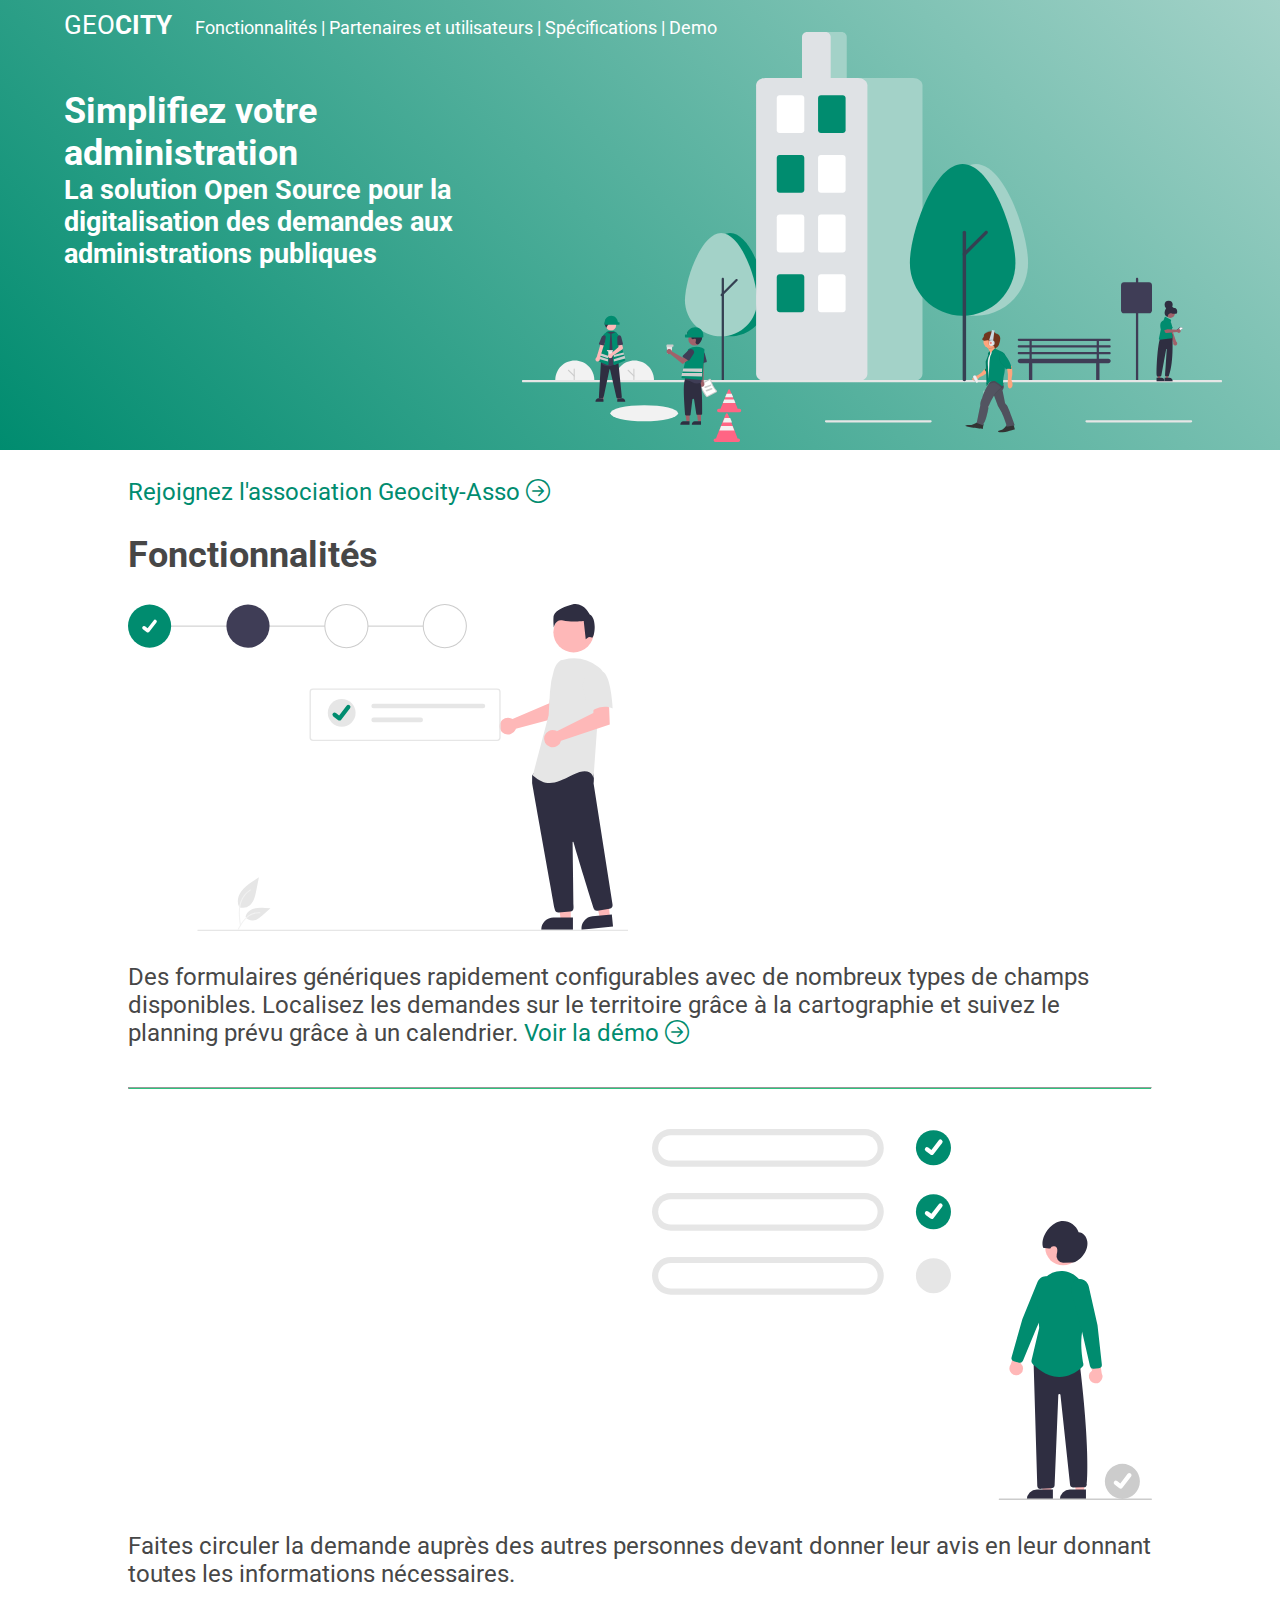
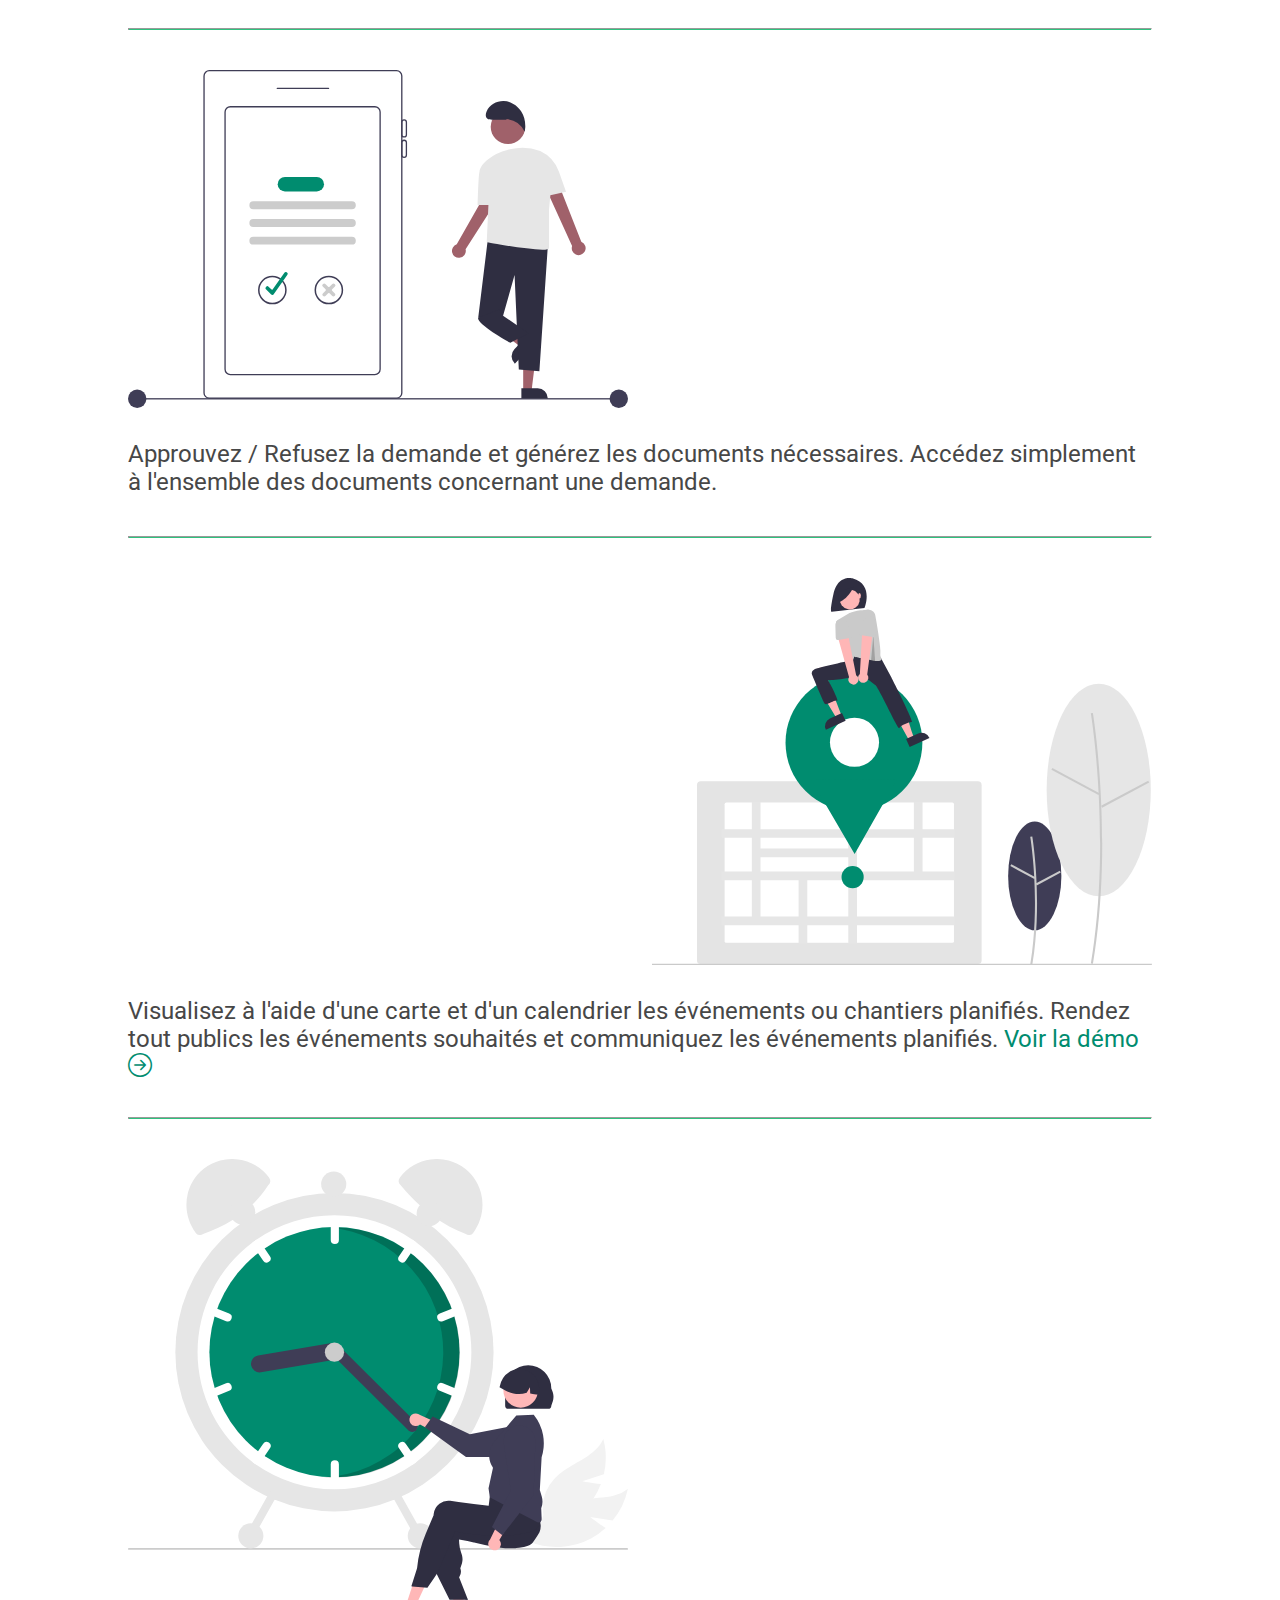
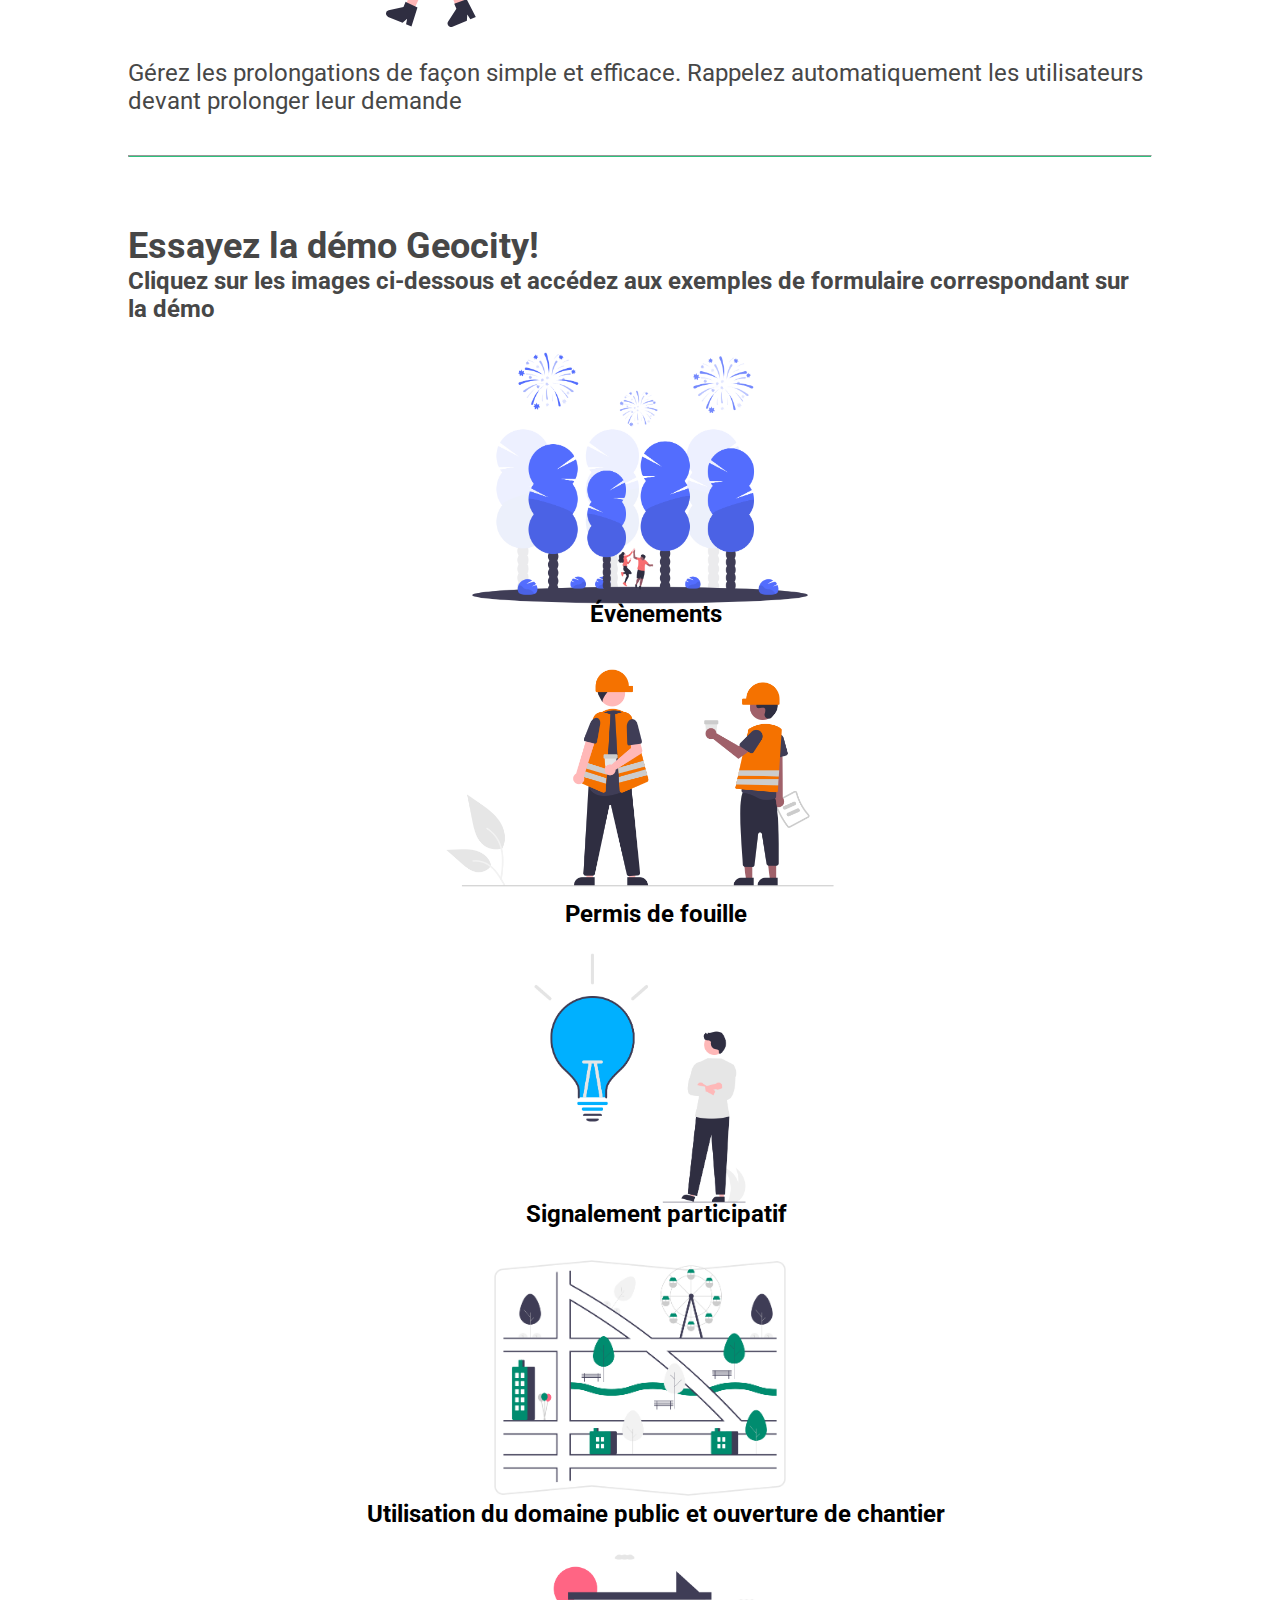
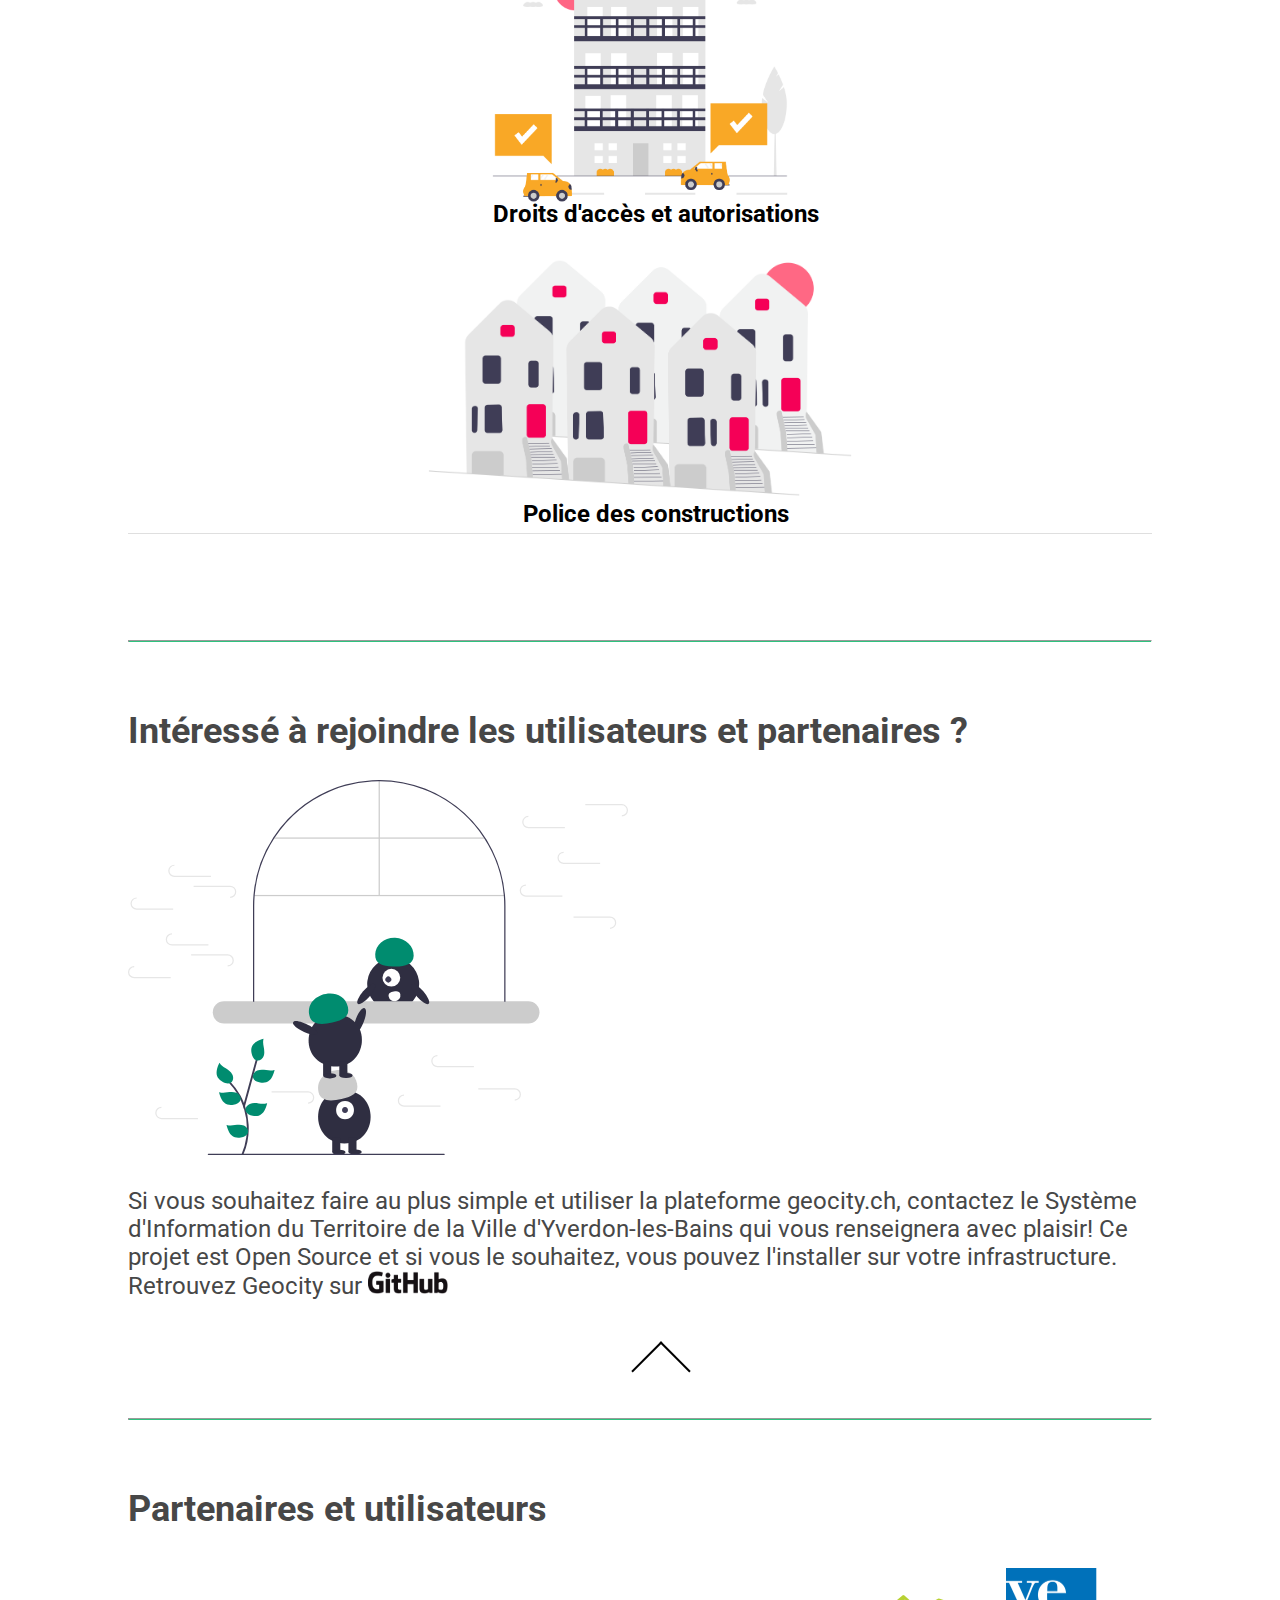
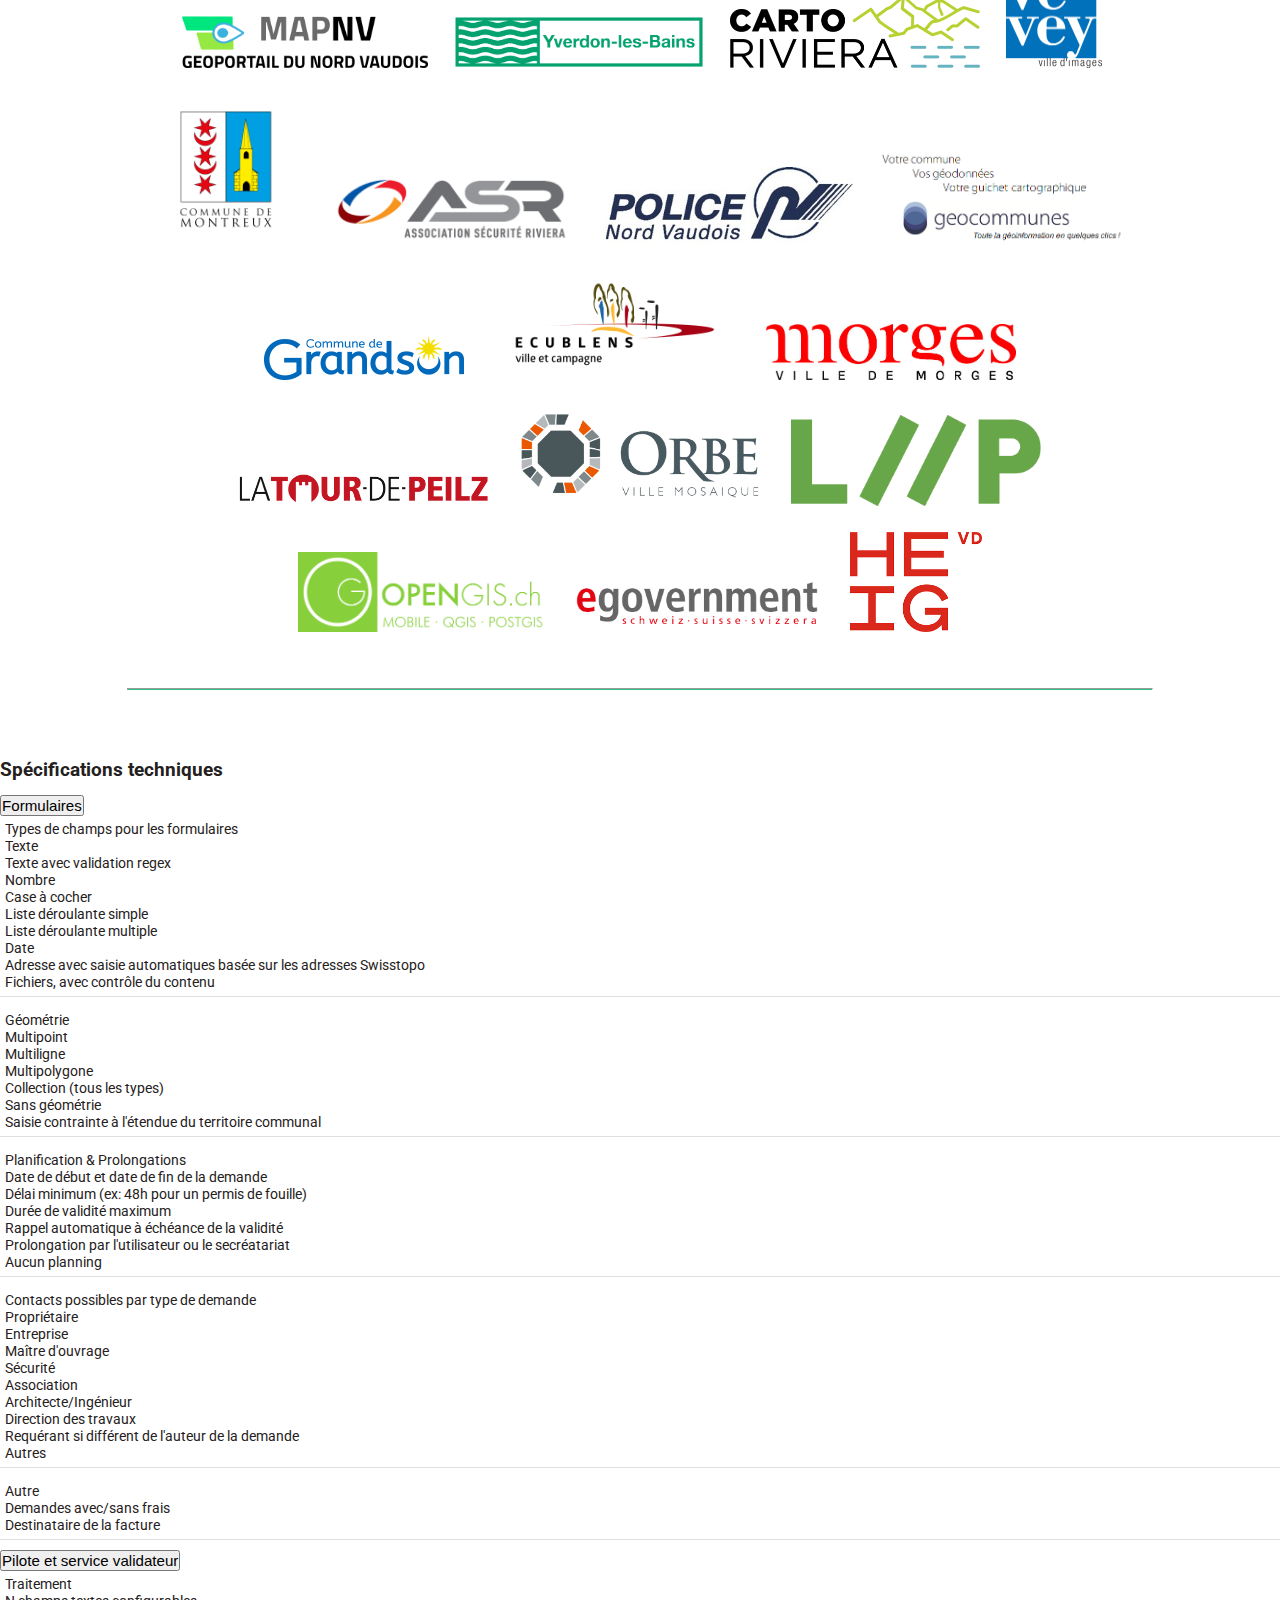
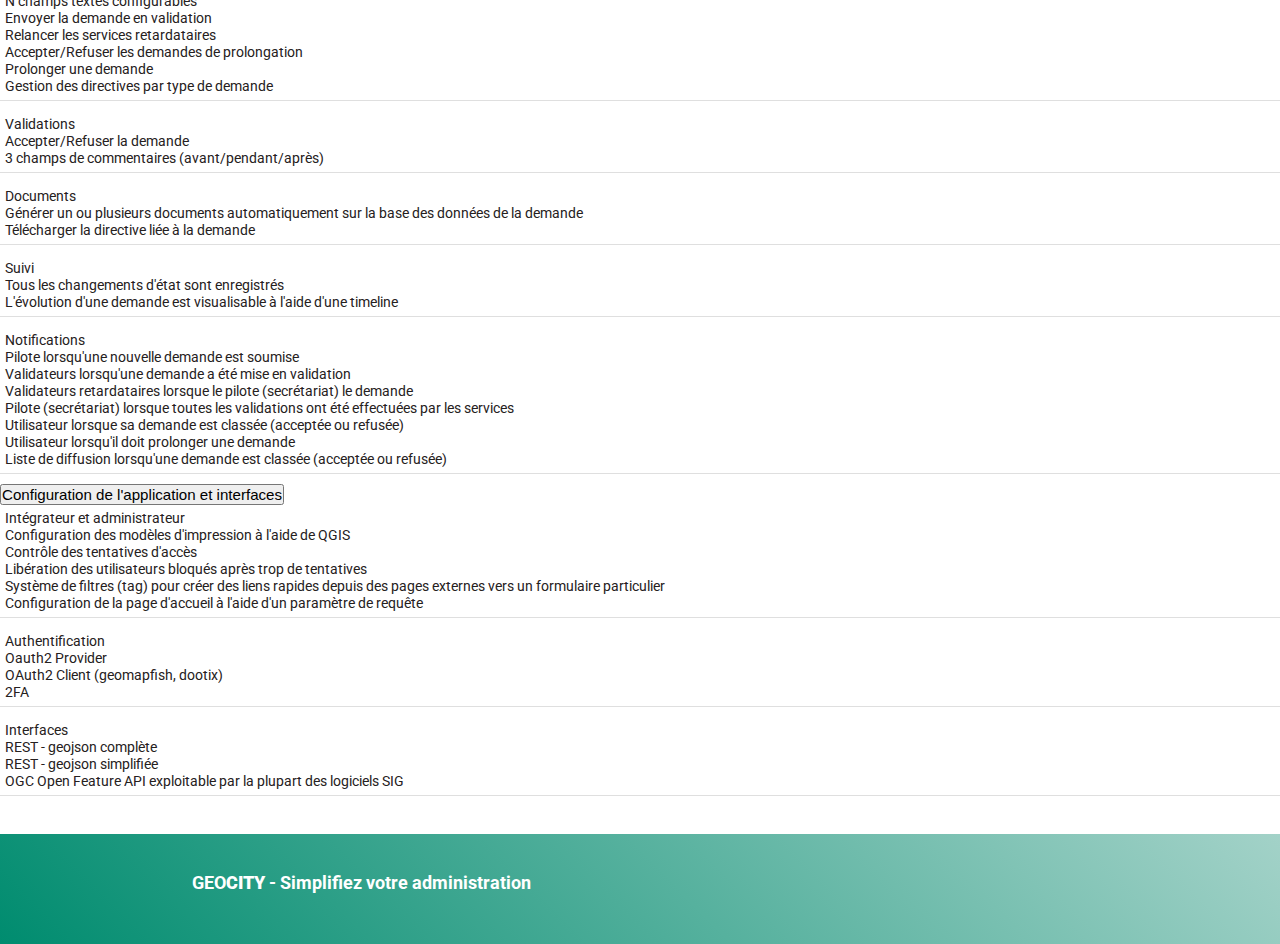
<file: index.html>
<html lang="fr">

<head>
    <meta charset="utf-8">
    <meta name="viewport" content="width=device-width, initial-scale=1.0">
    <title>Geocity</title>
    <meta name="description"
        content="Geocity:  une solution Open Source complète et générique de cyberadministration pour la gestion des demandes">
    <link rel="icon" href="static/images/favicon.ico" type="image/svg" sizes="16x16">
    <link href="https://cdn.jsdelivr.net/npm/bootstrap@5.2.3/dist/css/bootstrap.min.css" rel="stylesheet" integrity="sha384-rbsA2VBKQhggwzxH7pPCaAqO46MgnOM80zW1RWuH61DGLwZJEdK2Kadq2F9CUG65" crossorigin="anonymous">
    <link rel="stylesheet" href="https://cdn.jsdelivr.net/npm/bootstrap-icons@1.11.1/font/bootstrap-icons.css">
    <link href="index.css" rel="stylesheet" />
    <script src="https://cdn.jsdelivr.net/npm/bootstrap@5.2.3/dist/js/bootstrap.bundle.min.js" integrity="sha384-kenU1KFdBIe4zVF0s0G1M5b4hcpxyD9F7jL+jjXkk+Q2h455rYXK/7HAuoJl+0I4" crossorigin="anonymous"></script>
</head>

<body>
    <div id="intro">
        <div id="menu">
            <span>
                <a id="home" href="#">GEO<b>CITY</b></a>
            </span>
            <span id="menu-items">
                <a href="#features">Fonctionnalités </a>|
                <a href="#partners">Partenaires et utilisateurs </a> |
                <a href="#specifications">Spécifications </a> |
                <a href="demo.html">Demo</a>
            </span>
        </div>
        <div id="intro-text">
            <h1>Simplifiez votre administration</h1>
            <h2>La solution Open Source pour la digitalisation des demandes aux administrations publiques
            </h2>
        </div>
    </div>
    <div id="features" class="content-block">
        <br>
        <p>
            <a class="demo-link"
                href="https://geocity.ch/submissions/anonymous/?form=a7197406-a23b-45e5-9ccd-9cd3970b30e2"
                target="_bla">Rejoignez l'association Geocity-Asso <i class="bi bi-arrow-right-circle"></i></a>
        </p>
        <br>
        <h3>Fonctionnalités</h3>
        <br>
        <div class="feature feature-left">
            <span><img class="features-images" src="static/images/forms.svg"></span>
            <span class="features-text">
                Des formulaires génériques rapidement configurables avec de nombreux types de champs disponibles.
                Localisez les demandes sur le territoire grâce à la cartographie et suivez le planning prévu grâce à un
                calendrier.
                <a class="demo-link" href="demo.html">Voir la démo <i class="bi bi-arrow-right-circle"></i></a>
            </span>
        </div>
        <hr class="block-separator" style="background-color:#2ec27e;color:#2ec27e;">
        <div class="feature feature-right">
            <span class="features-text">
                Faites circuler la demande auprès des autres personnes devant donner leur avis en leur donnant toutes
                les
                informations nécessaires.
            </span>
            <span><img class="features-images" src="static/images/discuss.svg"></span>
        </div>
        <hr class="block-separator" style="background-color:#2ec27e;color:#2ec27e;">
        <div class="feature feature-left">
            <span><img class="features-images" src="static/images/approve.svg"></span>
            <span class="features-text">
                Approuvez / Refusez la demande et générez les documents nécessaires. Accédez simplement à l'ensemble des
                documents concernant une demande.
            </span>
        </div>
        <hr class="block-separator" style="background-color:#2ec27e;color:#2ec27e;">
        <div class="feature feature-right">
            <span class="features-text">
                Visualisez à l'aide d'une carte et d'un calendrier les événements ou chantiers planifiés.
                Rendez tout publics les événements souhaités et communiquez les événements planifiés.
                <a class="demo-link" href="https://demo.geocity.ch/app" target="_blank">Voir la démo <i class="bi bi-arrow-right-circle"></i></a>
            </span>
            <span><img class="features-images" src="static/images/publish.svg"></span>
        </div>
        <hr class="block-separator" style="background-color:#2ec27e;color:#2ec27e;">
        <div class="feature feature-left">
            <span><img class="features-images" src="static/images/renew.svg"></span>
            <span class="features-text">
                Gérez les prolongations de façon simple et efficace. Rappelez automatiquement les utilisateurs devant
                prolonger
                leur demande
            </span>
        </div>
        <hr class="block-separator" style="background-color:#2ec27e;color:#2ec27e;">
    </div>
    <div id="custom-cards" class="content-block">
        <br>
        <h3>Essayez la démo Geocity!</h3>
        <h4>Cliquez sur les images ci-dessous et accédez aux exemples de formulaire correspondant sur la démo</h4>
        <div class="row row-cols-1 row-cols-sm-2 row-cols-md-3 g-4">
            <div class="col">
                <div class="card h-100">
                    <a href="https://demo.geocity.ch/?form=evenement_sportif_yverdonlesbains" target="_blank">
                        <img src="static/images/undraw_festivities_tvvj.png" class="card-img-top" />
                        <div class="card-body">
                            <h5 class="card-title">Évènements</h5>
                        </div>
                    </a>
                </div>
            </div>
            <div class="col">
                <div class="card h-100">
                    <a href="https://demo.geocity.ch/?form=permis_de_fouille_yverdonlesbains" target="_blank">
                        <img src="static/images/undraw_coffee_break_h3uu.png" class="card-img-top" />
                        <div class="card-body">
                            <h5 class="card-title">Permis de fouille</h5>
                        </div>
                    </a>
                </div>
            </div>
            <div class="col">
                <div class="card h-100">
                    <a href="https://demo.geocity.ch/?form=signaler_un_probleme_sur_un_lampadaire_vevey"
                        target="_blank">
                        <img src="static/images/undraw_lightbulb_moment_re_ulyo.png" class="card-img-top" />
                        <div class="card-body">
                            <h5 class="card-title">Signalement participatif</h5>
                        </div>
                    </a>
                </div>
            </div>
            <div class="col">
                <div class="card h-100">
                    <a href="https://demo.geocity.ch/?form=permis_de_depot_yverdonlesbains" target="_blank">
                        <img src="static/images/undraw_tourist_map_re_293e.png" class="card-img-top" />
                        <div class="card-body">
                            <h5 class="card-title">
                                Utilisation du domaine public et ouverture de chantier
                            </h5>
                        </div>
                    </a>
                </div>
            </div>
            <div class="col">
                <div class="card h-100">
                    <a href="https://demo.geocity.ch/?form=acces_au_centreville_historique_vevey" target="_blank">
                        <img src="static/images/undraw_order_a_car_3tww.png" class="card-img-top" />
                        <div class="card-body">
                            <h5 class="card-title">Droits d'accès et autorisations</h5>
                        </div>
                    </a>
                </div>
            </div>
            <div class="col">
                <div class="card h-100">
                    <a href="#" target="_blank">
                        <img src="static/images/undraw_town_re_2ng5.png" class="card-img-top" />
                        <div class="card-body">
                            <h5 class="card-title">Police des constructions</h5>
                        </div>
                    </a>
                </div>
            </div>
        </div>
        <br>
    </div>
    </div>
    <div id="contacts" class="content-block">
        <br>
        <hr class="block-separator" style="background-color:#2ec27e;color:#2ec27e;">
        <br>
        <h3>Intéressé à rejoindre les utilisateurs et partenaires ?</h3>
        <br>
        <div class="feature">
            <span><img class="features-images" src="static/images/join.svg"></span>
            <span class="features-text">
                Si vous souhaitez faire au plus simple et utiliser la plateforme geocity.ch, contactez le Système
                d'Information
                du Territoire de la Ville d'Yverdon-les-Bains qui vous renseignera avec plaisir!
                Ce projet est Open Source et si vous le souhaitez, vous pouvez l'installer sur votre infrastructure.
                <br>
                Retrouvez Geocity sur <a href="https://github.com/yverdon/geocity" target="_blank"><img
                        src="static/images/GitHub_Logo.png"></a>
            </span>
        </div>

    </div>
    <div id="partners" class="content-block">
        <a href="#"><i class="arrow up"></i></a>
        <br>
        <hr class="block-separator" style="background-color:#2ec27e;color:#2ec27e;">
        <br>
        <h3>Partenaires et utilisateurs</h3>
        <br>
        <div id="partners-logos">
            <a href="https://mapnv.ch" target="_blank"><img src="static/images/mapnv.png"></a>
            <a href="https://www.yverdon-les-bains.ch" target="_blank"><img src="static/images/ylb.png"></a>
            <a href="https://cartoriviera.ch" target="_blank"><img src="static/images/cartoriviera.png"></a>
            <a href="https://www.vevey.ch" target="_blank"><img src="static/images/vevey.png" style="max-height:100px;width:auto;"></a>
            <a href="https://www.montreux.ch" target="_blank"><img src="static/images/montreux.png" style="max-height:150px;width:auto;"></a>
            <a href="https://www.securite-riviera.ch" target="_blank"><img src="static/images/asr.png"></a>
            <a href="https://www.policenv.ch" target="_blank"><img src="static/images/pnv.png"></a>
            <a href="https://geocommunes.ch" target="_blank"><img src="static/images/geocommunes.png"></a>
            <a href="https://grandson.ch" target="_blank"><img src="static/images/grandson.png" style="max-width:200px;height:auto;"></a>
            <a href="https://www.ecublens.ch" target="_blank"><img src="static/images/ecublens.png"></a>
            <a href="https://www.morges.ch" target="_blank"><img src="static/images/morges.jpg"></a>
            <a href="https://www.la-tour-de-peilz.ch/" target="_blank"><img src="static/images/latour.png"></a>
            <a href="https://orbe.ch/" target="_blank"><img src="static/images/orbe.png"></a>
            <a href="https://liip.ch" target="_blank"><img src="static/images/liip.png"></a>
            <a href="https://opengis.ch/" target="_blank"><img src="static/images/opengis.png"></a>
            <a href="https://egovernment.ch" target="_blank"><img src="static/images/egovernment.png"></a>
            <a href="https://heig-vd.ch" target="_blank"><img src="static/images/heig.png" style="max-height:100px;width:auto;"></a>
        </div>
    </div>
    <hr class="block-separator" style="background-color:#2ec27e;color:#2ec27e;">
    <div class="container" id="specifications">
        <br><br>
        <h3>Spécifications techniques</h3>
        <br>
        <div class="accordion accordion-flush" id="accordionExample">
            <div class="accordion-item">
                <h2 class="accordion-header" id="flush-headingOne">
                    <button class="accordion-button collapsed" type="button" data-bs-toggle="collapse"
                        data-bs-target="#collapseOne" aria-expanded="false" aria-controls="flush-collapseOne">
                        Formulaires
                    </button>
                </h2>
                <div id="collapseOne" class="accordion-collapse collapse" aria-labelledby="headingOne"
                    data-bs-parent="#accordionExample">
                    <div class="accordion-body">
                        <div class="row">
                            <div class="col col-lg-2">
                                Types de champs pour les formulaires
                            </div>
                            <div class="col-md-auto">
                                <ul class="list-group">
                                    <li class="list-group-item">Texte</li>
                                    <li class="list-group-item">Texte avec validation regex</li>
                                    <li class="list-group-item">Nombre</li>
                                    <li class="list-group-item">Case à cocher</li>
                                    <li class="list-group-item">Liste déroulante simple</li>
                                    <li class="list-group-item">Liste déroulante multiple</li>
                                    <li class="list-group-item">Date</li>
                                    <li class="list-group-item">Adresse avec saisie automatiques basée sur les adresses
                                        Swisstopo</li>
                                    <li class="list-group-item">Fichiers, avec contrôle du contenu</li>
                                </ul>
                            </div>
                        </div>
                        <div class="row">
                            <div class="col col-lg-2">
                                Géométrie
                            </div>
                            <div class="col-md-auto">
                                <ul class="list-group">
                                    <li class="list-group-item">Multipoint</li>
                                    <li class="list-group-item">Multiligne</li>
                                    <li class="list-group-item">Multipolygone</li>
                                    <li class="list-group-item">Collection (tous les types)</li>
                                    <li class="list-group-item">Sans géométrie</li>
                                    <li class="list-group-item">Saisie contrainte à l'étendue du territoire communal
                                    </li>
                                </ul>
                            </div>
                        </div>
                        <div class="row">
                            <div class="col col-lg-2">
                                Planification & Prolongations
                            </div>
                            <div class="col-md-auto">
                                <ul class="list-group">
                                    <li class="list-group-item">Date de début et date de fin de la demande</li>
                                    <li class="list-group-item">Délai minimum (ex: 48h pour un permis de fouille)</li>
                                    <li class="list-group-item">Durée de validité maximum</li>
                                    <li class="list-group-item">Rappel automatique à échéance de la validité</li>
                                    <li class="list-group-item">Prolongation par l'utilisateur ou le secréatariat</li>
                                    <li class="list-group-item">Aucun planning</li>
                                </ul>
                            </div>
                        </div>
                        <div class="row">
                            <div class="col col-lg-2">
                                Contacts possibles par type de demande
                            </div>
                            <div class="col-md-auto">
                                <ul class="list-group">
                                    <li class="list-group-item">Propriétaire</li>
                                    <li class="list-group-item">Entreprise</li>
                                    <li class="list-group-item">Maître d'ouvrage</li>
                                    <li class="list-group-item">Sécurité</li>
                                    <li class="list-group-item">Association</li>
                                    <li class="list-group-item">Architecte/Ingénieur</li>
                                    <li class="list-group-item">Direction des travaux</li>
                                    <li class="list-group-item">Requérant si différent de l'auteur de la demande</li>
                                    <li class="list-group-item">Autres</li>
                                </ul>
                            </div>
                        </div>
                        <div class="row">
                            <div class="col col-lg-2">
                                Autre
                            </div>
                            <div class="col-md-auto">
                                <ul class="list-group">
                                    <li class="list-group-item">Demandes avec/sans frais</li>
                                    <li class="list-group-item">Destinataire de la facture</li>
                                </ul>
                            </div>
                        </div>
                    </div>
                </div>
            </div>
            <div class="accordion-item">
                <h2 class="accordion-header" id="flush-headingTwo">
                    <button class="accordion-button collapsed" type="button" data-bs-toggle="collapse"
                        data-bs-target="#collapseTwo" aria-expanded="false" aria-controls="flush-collapseTwo">
                        Pilote et service validateur
                    </button>
                </h2>
                <div id="collapseTwo" class="accordion-collapse collapse" aria-labelledby="headingTwo"
                    data-bs-parent="#accordionExample">
                    <div class="accordion-body">
                        <div class="row">
                            <div class="col col-lg-2">
                                Traitement
                            </div>
                            <div class="col-md-auto">
                                <ul class="list-group">
                                    <li class="list-group-item">N champs textes configurables</li>
                                    <li class="list-group-item">Envoyer la demande en validation</li>
                                    <li class="list-group-item">Relancer les services retardataires</li>
                                    <li class="list-group-item">Accepter/Refuser les demandes de prolongation</li>
                                    <li class="list-group-item">Prolonger une demande</li>
                                    <li class="list-group-item">Gestion des directives par type de demande</li>
                                </ul>
                            </div>
                        </div>
                        <div class="row">
                            <div class="col col-lg-2">
                                Validations
                            </div>
                            <div class="col-md-auto">
                                <ul class="list-group">
                                    <li class="list-group-item">Accepter/Refuser la demande</li>
                                    <li class="list-group-item">3 champs de commentaires (avant/pendant/après)</li>
                                </ul>
                            </div>
                        </div>
                        <div class="row">
                            <div class="col col-lg-2">
                                Documents
                            </div>
                            <div class="col-md-auto">
                                <ul class="list-group">
                                    <li class="list-group-item">Générer un ou plusieurs documents automatiquement sur la
                                        base des données
                                        de la demande</li>
                                    <li class="list-group-item">Télécharger la directive liée à la demande</li>
                                </ul>
                            </div>
                        </div>
                        <div class="row">
                            <div class="col col-lg-2">
                                Suivi
                            </div>
                            <div class="col-md-auto">
                                <ul class="list-group">
                                    <li class="list-group-item">Tous les changements d'état sont enregistrés</li>
                                    <li class="list-group-item">L'évolution d'une demande est visualisable à l'aide
                                        d'une timeline</li>
                                </ul>
                            </div>
                        </div>
                        <div class="row">
                            <div class="col col-lg-2">
                                Notifications
                            </div>
                            <div class="col-md-auto">
                                <ul class="list-group">
                                    <li class="list-group-item">Pilote lorsqu'une nouvelle demande est soumise</li>
                                    <li class="list-group-item">Validateurs lorsqu'une demande a été mise en validation
                                    </li>
                                    <li class="list-group-item">Validateurs retardataires lorsque le pilote
                                        (secrétariat) le demande</li>
                                    <li class="list-group-item">Pilote (secrétariat) lorsque toutes les validations ont
                                        été effectuées par
                                        les services</li>
                                    <li class="list-group-item">Utilisateur lorsque sa demande est classée (acceptée ou
                                        refusée)</li>
                                    <li class="list-group-item">Utilisateur lorsqu'il doit prolonger une demande</li>
                                    <li class="list-group-item">Liste de diffusion lorsqu'une demande est classée
                                        (acceptée ou refusée)
                                    </li>
                                </ul>
                            </div>
                        </div>
                    </div>
                </div>
            </div>
            <div class="accordion-item">
                <h2 class="accordion-header" id="flush-headingThree">
                    <button class="accordion-button collapsed" type="button" data-bs-toggle="collapse"
                        data-bs-target="#collapseThree" aria-expanded="false" aria-controls="flush-collapseThree">
                        Configuration de l'application et interfaces
                    </button>
                </h2>
                <div id="collapseThree" class="accordion-collapse collapse" aria-labelledby="headingThree"
                    data-bs-parent="#accordionExample">
                    <div class="accordion-body">
                        <div class="row">
                            <div class="col col-lg-2">
                                Intégrateur et administrateur
                            </div>
                            <div class="col-md-auto">
                                <ul class="list-group">
                                    <li class="list-group-item">Configuration des modèles d'impression à l'aide de QGIS
                                    </li>
                                    <li class="list-group-item">Contrôle des tentatives d'accès</li>
                                    <li class="list-group-item">Libération des utilisateurs bloqués après trop de
                                        tentatives</li>
                                    <li class="list-group-item">Système de filtres (tag) pour créer des liens rapides
                                        depuis des pages
                                        externes vers un formulaire particulier</li>
                                    <li class="list-group-item">Configuration de la page d'accueil à l'aide d'un
                                        paramètre de requête</li>
                                </ul>
                            </div>
                        </div>
                        <div class="row">
                            <div class="col col-lg-2">
                                Authentification
                            </div>
                            <div class="col-md-auto">
                                <ul class="list-group">
                                    <li class="list-group-item">Oauth2 Provider</li>
                                    <li class="list-group-item">OAuth2 Client (geomapfish, dootix)</li>
                                    <li class="list-group-item">2FA</li>
                                </ul>
                            </div>
                        </div>
                        <div class="row">
                            <div class="col col-lg-2">
                                Interfaces
                            </div>
                            <div class="col-md-auto">
                                <ul class="list-group">
                                    <li class="list-group-item">REST - geojson complète</li>
                                    <li class="list-group-item">REST - geojson simplifiée</li>
                                    <li class="list-group-item">OGC Open Feature API exploitable par la plupart des
                                        logiciels SIG</li>
                                </ul>
                            </div>
                        </div>
                    </div>
                </div>
            </div>
        </div>
    </div>
        <br><br>
    <footer>
        <br><br>
        <h3>GEO<b>CITY</b> - Simplifiez votre administration</h3>
    </footer>
</body>

</html>
</file>
<file: index.css>
/* Index CSS */
/*********** IMPORT ***********/
@import url('https://fonts.googleapis.com/css2?family=Roboto:wght@300;400;500;700&display=swap');

/*********** COMMON ***********/

:root {
    --max-width: 1200px;
    --margin-left: 15%;
}

* {
    margin: 0;
    padding: 0
}

html {
    font-size: 100%;
}

body {
    font-size: 12px;
    text-align: center;
    color: rgb(37, 32, 32);
    --primary: #008c6f;
}

body a {
    color: white;
    text-decoration: none;
}

.demo-link {
    color: var(--primary);
}

/*********** FONTS ***********/

body {
    font-family: "Roboto", "Helvetica", "Arial"
}

h1 {
    font-size: 5em;
}

h2 {
    font-size: 3em;
}

h3 {
    font-size: 2em;
}

#home {
    font-size: 3em;
    margin-left: var(--margin-left);
}

/* MENU */

#menu {
    padding-top: 10px;
}

#menu-items {
    font-size: 2em;
    margin-left: 200px;
}

#intro h3 {
    margin-left: var(--margin-left);
    text-align: left;
    padding-top: 10px;
}

#intro {
    width: 100%;
    height: 600px;
    background-color: #008c6f;
    background-image: url(static/images/login_geocity.svg), linear-gradient(45deg, #008c6f, #a3d2c8);
    background-repeat: no-repeat;
    background-position-x: 90%, 100%;
    background-position-y: 100px, 0;
    background-size: 700px, 100%;
    color: white;
    text-align: left;
}

#intro-text {
    padding-top: 100px;
    text-align: left;
    max-width: 600px;
    margin-left: var(--margin-left);
}

/* CONTENT */

.content-block {
    max-width: var(--max-width);
    margin-left: auto;
    margin-right: auto;
    color: #474747;
    font-size: 2em;
    text-align: left;
    padding-top: 10px;
    padding-bottom: 100px;
}

.container {
    text-align: left;
}

.content-block img {
    width: 500px;
}

.feature {
    margin-top: 96px;
    display: flex;
    align-items: center;
}

.features-images {
    width: var(--items-width);
}

.features-text {
    width: var(--items-width);
    margin-left: 96px;
    margin-right: 96px;
}

.features-text img {
    max-width: 80px;
    height: auto;
}

/* PARTNERS */

#partners-logos {
    max-width: var(--max-width);
}

#partners-logos img {
    margin: 20px 20px 20px 20px;
    max-width: 250px;
    height: auto;
}

#form {
    color: rgb(95, 31, 31) !important;
}

.text-left {
    text-align: left !important;
}


/* FOOTER & HEADER */

footer, header {
    background-color: #008c6f;
    background-image: linear-gradient(45deg, #008c6f, #a3d2c8);
    height: 100px;
    color: white;
    padding-top: 10px;
    text-align: left;
    padding-left: var(--margin-left);
}


/* ARROW */

.arrow {
    border: solid black;
    border-width: 0 2px 2px 0;
    display: inline-block;
    padding: 20px;
    color: #474747;
}

.up {
    transform: rotate(-135deg);
    -webkit-transform: rotate(-135deg);
    position: absolute;
    left: 50%;
}

/**************
/*Bootrap*/
/**************

/*Specification Grid & Accordion*/

.row {
    font-size: 1.2em;
    text-align: left;
    border-bottom: 1px solid #dfdfdf;
    padding: 5px 5px 5px 5px;
    margin-bottom: 10px;
}

.accordion-button {
    font-size: 0.7em !important;
}

.accordion-button:focus {
    background-color: #008c6f !important;
    color: #ffffff !important;
    box-shadow: inset 0 -1px 0 rgba(0, 140, 111, .125) !important;
    border-color: black !important;
}

.accordion-button:not(.collapsed) {
    color: #ffffff !important;
    background-color: #008c6f !important;
    box-shadow: inset 0 -1px 0 rgba(0, 0, 0, .125);
}

.accordion-button:not(.collapsed)::after {
    background-image: url("data:image/svg+xml,%3csvg xmlns='http://www.w3.org/2000/svg' viewBox='0 0 16 16' fill='%23000000'%3e%3cpath fill-rule='evenodd' d='M1.646 4.646a.5.5 0 0 1 .708 0L8 10.293l5.646-5.647a.5.5 0 0 1 .708.708l-6 6a.5.5 0 0 1-.708 0l-6-6a.5.5 0 0 1 0-.708z'/%3e%3c/svg%3e") !important;
    transform: rotate(-180deg);
}

.list-group-item {
    border: 0 !important;
}

.block-separator {
    max-width: 1024px;
    border-bottom: none;
    height: 1px;
    margin: 40 auto;
}

/* TABLET  */

@media (max-width: 1400px) {

    h1 {
        font-size: 3em;
    }

    h2 {
        font-size: 2.25em;
    }

    h3 {
        font-size: 1.5em;
    }

    #home {
        font-size: 2.2em;
        margin-left: 5%;
    }

    /* MENU */

    #menu {
        padding-top: 10px;
    }

    #menu-items {
        font-size: 1.5em;
        margin-left: 20px;
    }

    #intro h3 {
        margin-left: 10px;
        text-align: left;
        padding-top: 10px;
    }

    #intro {
        height: 450px;
        background-color: #008c6f;
        background-image: url(static/images/login_geocity.svg), linear-gradient(45deg, #008c6f, #a3d2c8);
        background-repeat: no-repeat;
        background-position-x: 90%, 100%;
        background-position-y: 80%, 0;
        background-size: clamp(400px, 60%, 700px), 100%;
        color: white;
        text-align: left;
    }

    #intro-text {
        padding-top: 50px;
        text-align: left;
        max-width: 450px;
        margin-left: 5%;
    }

    #intro-text h1 {
        font-size: 3em;
    }

    .content-block {
        max-width: 80%;
        margin: auto;
        font-size: 2em;
        padding-top: 0;
        padding-bottom: 0;
    }

    .feature {
        flex-wrap: wrap;
        margin: 0;
    }

    .feature-right {
        flex-direction: column-reverse;
        align-items: flex-end;
    }

    .features-images {
        margin-bottom: 32px;
    }

    .features-text {
        width: var(--items-width);
        margin: 0;

    }

    .container h2 {
        font-size: 1.8em;
    }

    .container h3 {
        font-size: 1.6em;
    }

    #partners {
        margin-top: 50px;
    }

    #partners-logos {
        text-align: center;
    }

    #partners-logos img {
        margin: 10px 10px 10px 10px;
    }
}

/* MOBILE  */

@media (max-width: 768px) {

    h1 {
        font-size: 2em;
    }

    h2 {
        font-size: 1.5em;
    }

    h3 {
        font-size: 1em;
    }

    #home {
        font-size: 2.2em;
        margin-left: var(--margin-left);
    }

    /* MENU */

    #menu {
        padding-top: 10px;
    }

    #menu-items {
        display: none;
    }

    #intro h3 {
        margin-left: 10px;
        text-align: left;
        padding-top: 10px;
    }

    #intro {
        height: 450px;
        background-color: #008c6f;
        background-image: url(static/images/login_geocity.svg), linear-gradient(45deg, #008c6f, #a3d2c8);
        background-repeat: no-repeat;
        background-position-x: 90%, 100%;
        background-position-y: 50px, 0;
        background-size: 300px, 100%;
        color: white;
        text-align: left;
    }

    #intro-text {
        padding-top: 175px;
        text-align: left;
        max-width: 300px;
        margin-left: var(--margin-left);
    }

    #intro-text h1 {
        font-size: 3em;
    }

    .content-block {
        max-width: 85%;
        margin: 0 auto;
        font-size: 2em;
        padding-top: 0;
        padding-bottom: 0;
    }

    .content-block img {
        width: 80%;
    }

    .feature {
        flex-wrap: wrap;
        margin: 0;
    }

    .feature-right {
        flex-direction: column-reverse;
    }

    .features-images {
        max-width: 300px;
        margin-bottom: 32px;
    }

    .features-text {
        width: var(--items-width);
        margin: 0;

    }

    .container {
        max-width: 90%;
    }

    .container h2 {
        font-size: 1.8em;
    }

    .container h3 {
        font-size: 1.6em;
    }

    #partners-logos {
        text-align: center;
    }

    #partners-logos img {
        margin: 10px 10px 10px 10px;
        max-width: 300px;
    }

    .arrow {
        display: none;
    }
}

/* HANDY  */

@media (max-width: 350px) {


    #intro-text {
        margin: 0 auto;
        max-width: 90%;
    }
}

#custom-cards .card-img-top {
    object-fit: contain;
    max-height: 300px;
    height: 300px;
    width: 100%;
    margin: auto;
    display: block;
    top: 50%;
    left: 50%;
}

#custom-cards a {
    color: black;
}

#custom-cards .card-title {
    text-align: center;
    bottom: 0px;
    position: absolute;
    text-align: center;
    width: 100%;
    padding-left: 1rem;
    padding-right: 1rem;
}

#custom-cards .card-body {
    padding-left: 0px !important;
    padding-right: 0px !important;
}

#custom-cards .card {
    position: relative;
}

#custom-cards .card:hover {
    border: 2px solid #008c6f;
}
</file>
